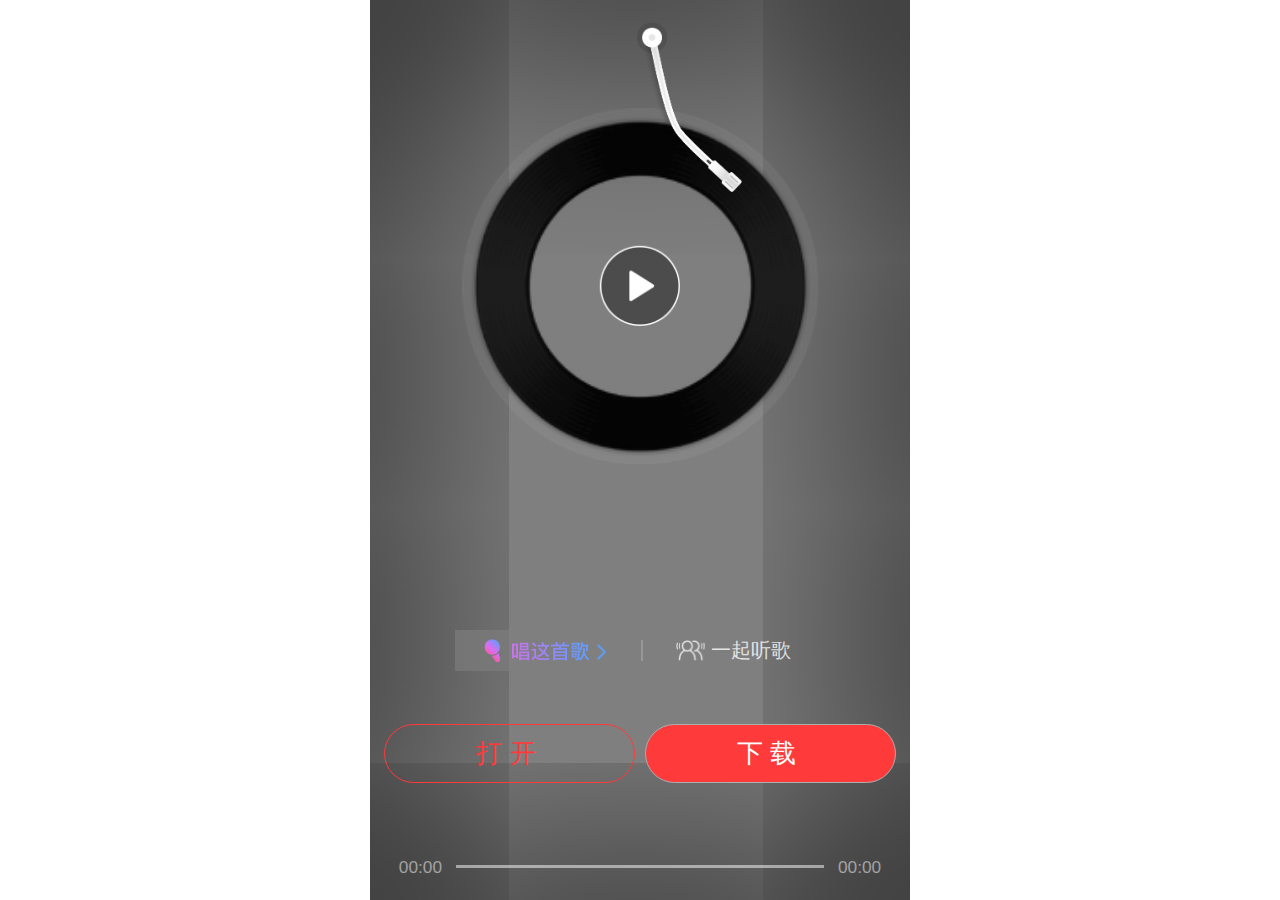
<file: index.html>
<!DOCTYPE html>
<html>
  <head>
    <meta charset="UTF-8" />
    <meta http-equiv="X-UA-Compatible" content="IE=edge" />
    <meta name="viewport" content="width=device-width, initial-scale=1.0" />
    <title>music-player</title>
    <link rel="icon" href="//s1.music.126.net/style/favicon.ico?v20180307" />
    <link rel="stylesheet" href="./css/reset.min.css" />
    <link rel="stylesheet" href="./css/index.css" />
    <style></style>
  </head>
  <body>
    <div id="app">
      <!-- 主体 -->
      <div class="main_box">
        <!-- 唱片部分 -->
        <div class="disk_box">
          <div class="disk_wrapper">
            <!-- 唱片图：需要拿取数据渲染出来 -->
            <div class="img_box">
              <!-- <img src="./images/shifu.jpg" alt="" /> -->
            </div>
            <!-- 黑圈 -->
            <div class="black_disk">
              <img class="playbtn" src="./images/playbtn.png" alt="" />
            </div>
          </div>
          <!-- 拨针 -->
          <span class="niddle">
            <img src="./images/needle.png" alt="" />
          </span>
        </div>
        <!-- 歌曲信息 -->
        <div class="song_info">
          <div class="head_info">
            <!-- <span class="title">师傅</span>
            <span> - </span>
            <span class="singer">王朝1982/卦者灵风/朱旭BooBoo</span> -->
          </div>
          <!-- 歌词盒子 -->
          <div class="words_box">
            <div class="words_wrapper">
              <!-- <p class="active">师傅!</p>
              <p>有Master会功夫</p>
              <p>没Master受欺负</p> -->
            </div>
          </div>
        </div>
      </div>

      <!-- 下部 -->
      <div class="bottom_box">
        <!-- 唱听部分 -->
        <div class="sing_and_listen">
          <div class="sing_the_song">
            <img src="./images/singTheSong.png" alt="" />
            <img src="./images/singrightarrow.png" alt="" />
          </div>
          <div class="middle_line"></div>
          <div class="together_listen">
            <span class="iconfont"> </span>
            <span> 一起听歌 </span>
          </div>
        </div>
        <!-- 去app -->
        <div class="go_to_app">
          <div class="btn_box">
            <div class="open_app">
              <a href="">打开</a>
            </div>
            <div class="download_app">
              <a href="">下载</a>
            </div>
          </div>
        </div>
      </div>

      <!-- 尾部 -->
      <div class="footer_box">
        <div class="bar">
          <span class="time current">00:00</span>
          <div class="progress">
            <div class="already"></div>
          </div>
          <span class="time duration">00:00</span>
        </div>
      </div>

      <!-- 其他 -->
      <div class="others_box">
        <div class="mark_image"></div>
        <div class="mark_over"></div>
        <!-- <div class="loading_box">
          <div class="content">
            <img src="images/loading.gif" alt="" />
            <span>正在加载中...</span>
          </div>
        </div> -->
        <audio
          id="audioBox"
          src="./audios/shifu.m4a"
          preload="metadata"
        ></audio>
      </div>
    </div>
    <script>
      (function () {
        const app = document.querySelector("#app"),
          HTML = document.documentElement;
        const computed = function computed() {
          let orien = Math.abs(window.orientation);
          if (orien === 90) {
            // 切换到横屏
            alert("横屏体验不佳，请您切换到竖屏");
            app.style.display = "none";
            return;
          }
          // 当前是竖屏
          app.style.display = "block";

          // 计算REM的换算比例
          let deviceW = HTML.clientWidth,
            designW = 375,
            initialRatio = 100;
          if (deviceW > 540) deviceW = 540;
          let currentRatio = (deviceW / designW) * initialRatio;
          HTML.style.fontSize = currentRatio + "px";
        };
        computed();
        window.addEventListener("resize", computed);
        // 基于 resize 代替 orientationchange 事件：这样可以适配模拟器中，设备的切换场景
      })();
    </script>
    <script src="./js/api.js"></script>
    <script src="./js/fastclick.js"></script>
    <script src="./js/index.js"></script>
  </body>
</html>
</file>
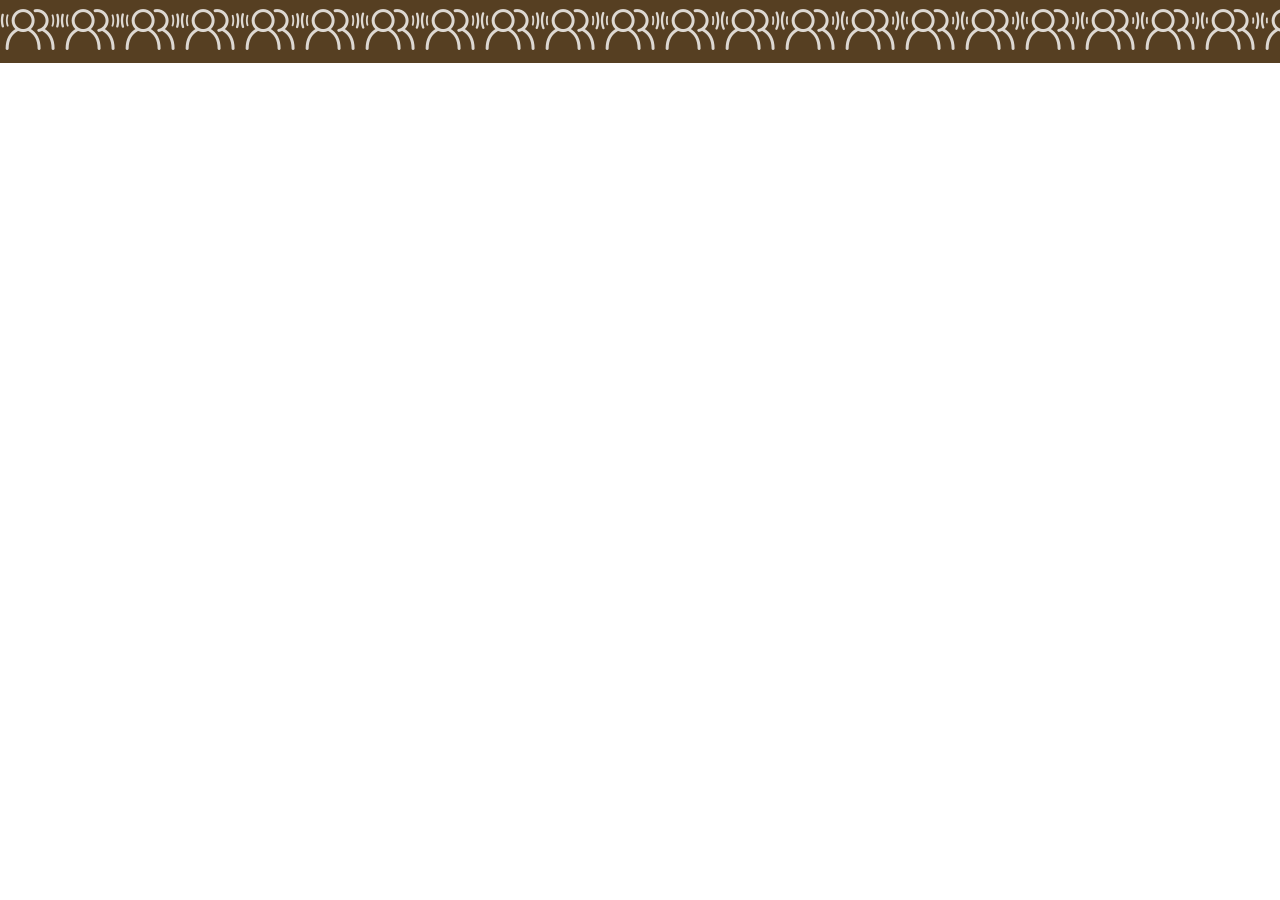
<file: tets.html>
<!DOCTYPE html>
<html>
  <head>
    <meta charset="UTF-8" />
    <meta http-equiv="X-UA-Compatible" content="IE=edge" />
    <meta name="viewport" content="width=device-width, initial-scale=1.0" />
    <title>music-player</title>
    <link rel="stylesheet" href="./css/reset.min.css" />
    <style>
      .box {
        background-color: black;
        background-color: rgb(86, 63, 34);
      }
    </style>
  </head>
  <body>
    <div class="box">
      <!-- <img src="./images/highLight.png" alt=""> -->
      <!-- <img src="./images/diskCircle.png" alt="" /> -->
      <img src="./images/unknown.png" alt="" />
    </div>
  </body>
</html>

<script>
  console.log(
    "diskBox",
    diskBox,
    "playbtn",
    playbtn,
    "wordsWrapper",
    wordsWrapper,
    "footerBox",
    footerBox,
    "currentBox",
    currentBox,
    "durationBox",
    durationBox,
    "alreadyBox",
    alreadyBox,
    "markImageBox",
    markImageBox,
    "loadingBox",
    loadingBox,
    "audioBox",
    audioBox
  );

  console.log(data);
</script>

<!-- 
audio
: 
"./audios/shifu.m4a"
author
: 
"王朝1982/卦者灵风/朱旭BooBoo"
duration
: 
"03:21"
lyric
: 
"[00:00.00] 作词 : 王朝1982\n[00:00.49] 作曲 : 王朝1982\n[00:00.98] 编曲 : 王朝1982\n[00:01.47]制作人：王朝1982\n[00:02.32]监制：Lennox子昂 / 王晓夫\n[00:03.05]混音：王朝1982\n[00:03.89]..."
pic
: 
"./images/shifu.jpg"
title
: 
"师父"
 -->
</file>
<file: css/index.css>
html {
  font-size: 100px;
}
html,
body,
#app {
  height: 100%;
  overflow: hidden;
}
#app {
  position: relative;
  margin: 0 auto;
  max-width: 540px;
  font-size: 0.14rem;
}
.ab_po_com {
  position: absolute;
  top: 50%;
  left: 50%;
  transform: translate(-50%, -50%);
}
.mark_image,
.mark_over {
  position: absolute;
  top: 0;
  left: 0;
  right: 0;
  bottom: 0;
}
.mark_image {
  z-index: -3;
  background-size: cover;
  background-position: top;
  filter: blur(50px);
}
.mark_over {
  z-index: -1;
  background: rgba(0, 0, 0, 0.5);
  box-shadow: inset 0 0 400px 1px;
}
.main_box {
  padding-top: 0.75rem;
  height: calc(100vh - 33%);
  box-sizing: border-box;
  overflow: hidden;
}
.main_box .disk_box {
  position: relative;
  height: 2.47rem;
}
.main_box .disk_wrapper {
  animation: diskRotate;
  animation-timing-function: linear;
  animation-duration: 9s;
  animation-iteration-count: infinite;
  animation-play-state: paused;
  margin: 0 auto;
  width: 2.47rem;
  height: 2.47rem;
  position: relative;
}
.main_box .disk_wrapper .img_box {
  width: 1.84rem;
  height: 1.84rem;
  position: absolute;
  top: 50%;
  left: 50%;
  transform: translate(-50%, -50%);
}
.main_box .disk_wrapper .img_box img {
  width: 100%;
  height: 100%;
  border-radius: 50%;
}
.main_box .disk_wrapper .black_disk {
  width: 100%;
  height: 100%;
  position: absolute;
  top: 50%;
  left: 50%;
  transform: translate(-50%, -50%);
  background-image: url("../images/diskCircle.png");
  background-repeat: no-repeat;
  background-size: cover;
}
.main_box .disk_wrapper .black_disk .playbtn {
  position: absolute;
  top: 50%;
  left: 50%;
  transform: translate(-50%, -50%);
  width: 0.56rem;
  height: 0.56rem;
}
.main_box .niddle {
  position: absolute;
  top: -0.6rem;
  left: 1.85rem;
}
.main_box .niddle img {
  width: 0.73rem;
  height: 1.18rem;
}
.main_box .song_info {
  margin: 0.25rem auto 0;
  padding: 0 0.35rem;
  position: relative;
  height: calc(100% - 2.6rem);
}
.main_box .head_info {
  text-align: center;
  color: #fefefe;
  height: 0.2rem;
  line-height: 0.2rem;
  font-size: 0.18rem;
}
.main_box .head_info span:nth-child(3) {
  font-size: 0.16rem;
  color: rgba(255, 255, 255, 0.6);
}
.main_box .words_box {
  margin: 0.14rem 0 0 0;
  width: 3.05rem;
  height: 100%;
  overflow: hidden;
}
.main_box .words_box .words_wrapper {
  text-align: center;
  transform: translateY(0);
  transition: transform 0.2s;
}
.main_box .words_box .words_wrapper p {
  padding: 0 0 0.02rem 0;
  font-size: 0.14rem;
  line-height: 1.5;
  color: rgba(255, 255, 255, 0.6);
}
.main_box .words_box .words_wrapper p.active {
  color: #ffffff;
}
.bottom_box {
  position: absolute;
  width: 100%;
  height: 33%;
  bottom: 0;
  padding-top: 0rem;
}
.bottom_box .sing_and_listen {
  margin: 0.18rem 0 0 0;
  display: flex;
  flex-flow: row nowrap;
  justify-content: center;
  align-items: center;
}
.bottom_box .sing_and_listen .sing_the_song {
  display: flex;
  align-items: center;
  justify-content: center;
}
.bottom_box .sing_and_listen .sing_the_song img:nth-child(1) {
  width: 1.12rem;
  height: 0.27rem;
  margin-right: 0.02rem;
}
.bottom_box .sing_and_listen .sing_the_song img:nth-child(2) {
  position: relative;
  left: -0.2rem;
  top: 0.01rem;
  width: 0.15rem;
  height: 0.15rem;
}
.bottom_box .sing_and_listen .middle_line {
  height: 0.14rem;
  width: 0.01rem;
  background: rgba(255, 255, 255, 0.2);
}
.bottom_box .sing_and_listen .together_listen {
  height: 0.3rem;
  display: flex;
  align-items: center;
  justify-content: center;
  width: 1.26rem;
  color: rgba(255, 255, 255, 0.8);
  font-size: 0.14rem;
}
.bottom_box .sing_and_listen .together_listen .iconfont {
  background-image: url("../images/unknown.png");
  background-size: cover;
  animation: myAnimation 3.8s steps(1) infinite;
  width: 0.2rem;
  height: 0.2rem;
  margin-right: 0.04rem;
}
.bottom_box .go_to_app {
  position: absolute;
  width: 100%;
  bottom: 0.81rem;
}
.bottom_box .go_to_app .btn_box {
  display: flex;
  padding: 0 0.1rem;
}
.bottom_box .go_to_app .btn_box .download_app,
.bottom_box .go_to_app .btn_box .open_app {
  flex: 1 1 auto;
  height: 0.4rem;
  line-height: 0.4rem;
  border-radius: 0.4rem;
  text-align: center;
  font-size: 0.18rem;
  letter-spacing: 0.05rem;
}
.bottom_box .go_to_app .btn_box .open_app {
  background: transparent;
  border: 1px solid #ff3a3a;
}
.bottom_box .go_to_app .btn_box .open_app a {
  color: #ff3a3a;
}
.bottom_box .go_to_app .btn_box .download_app {
  background-color: #ff3a3a;
  border: 1px solid #adadad;
  margin-left: 10px;
}
.bottom_box .go_to_app .btn_box .download_app a {
  color: #fff;
}
.footer_box {
  padding: 0 0.1rem;
  width: 100%;
  box-sizing: border-box;
  position: absolute;
  bottom: 0;
  color: white;
}
.footer_box .bar {
  display: flex;
  align-items: center;
}
.footer_box .bar .time {
  width: 0.5rem;
  line-height: 0.46rem;
  text-align: center;
  font-size: 0.12rem;
  color: rgba(255, 255, 255, 0.5);
}
.footer_box .bar .progress {
  position: relative;
  flex-grow: 1;
  height: 0.02rem;
  background: rgba(255, 255, 255, 0.5);
}
.footer_box .bar .progress .already {
  position: absolute;
  top: 0;
  left: 0;
  width: 0;
  height: 100%;
  background: #31c27c;
}
/* .loading-box {
  position: fixed;
  top: 0;
  left: 0;
  z-index: 9999;
  box-sizing: border-box;
  width: 100vw;
  height: 100vh;
  background: #555;

  display: flex;
  justify-content: center;
  align-items: center;

  .content {
    img,
    span {
      display: block;
    }

    img {
      margin: 0 auto;
      width: 0.5rem;
      height: 0.5rem;
    }

    span {
      margin-top: 0.1rem;
      color: rgb(25, 137, 250);
    }
  }
} */
@keyframes diskRotate {
  0% {
    transform: rotate(0deg);
  }
  100% {
    transform: rotate(360deg);
  }
}
</file>
